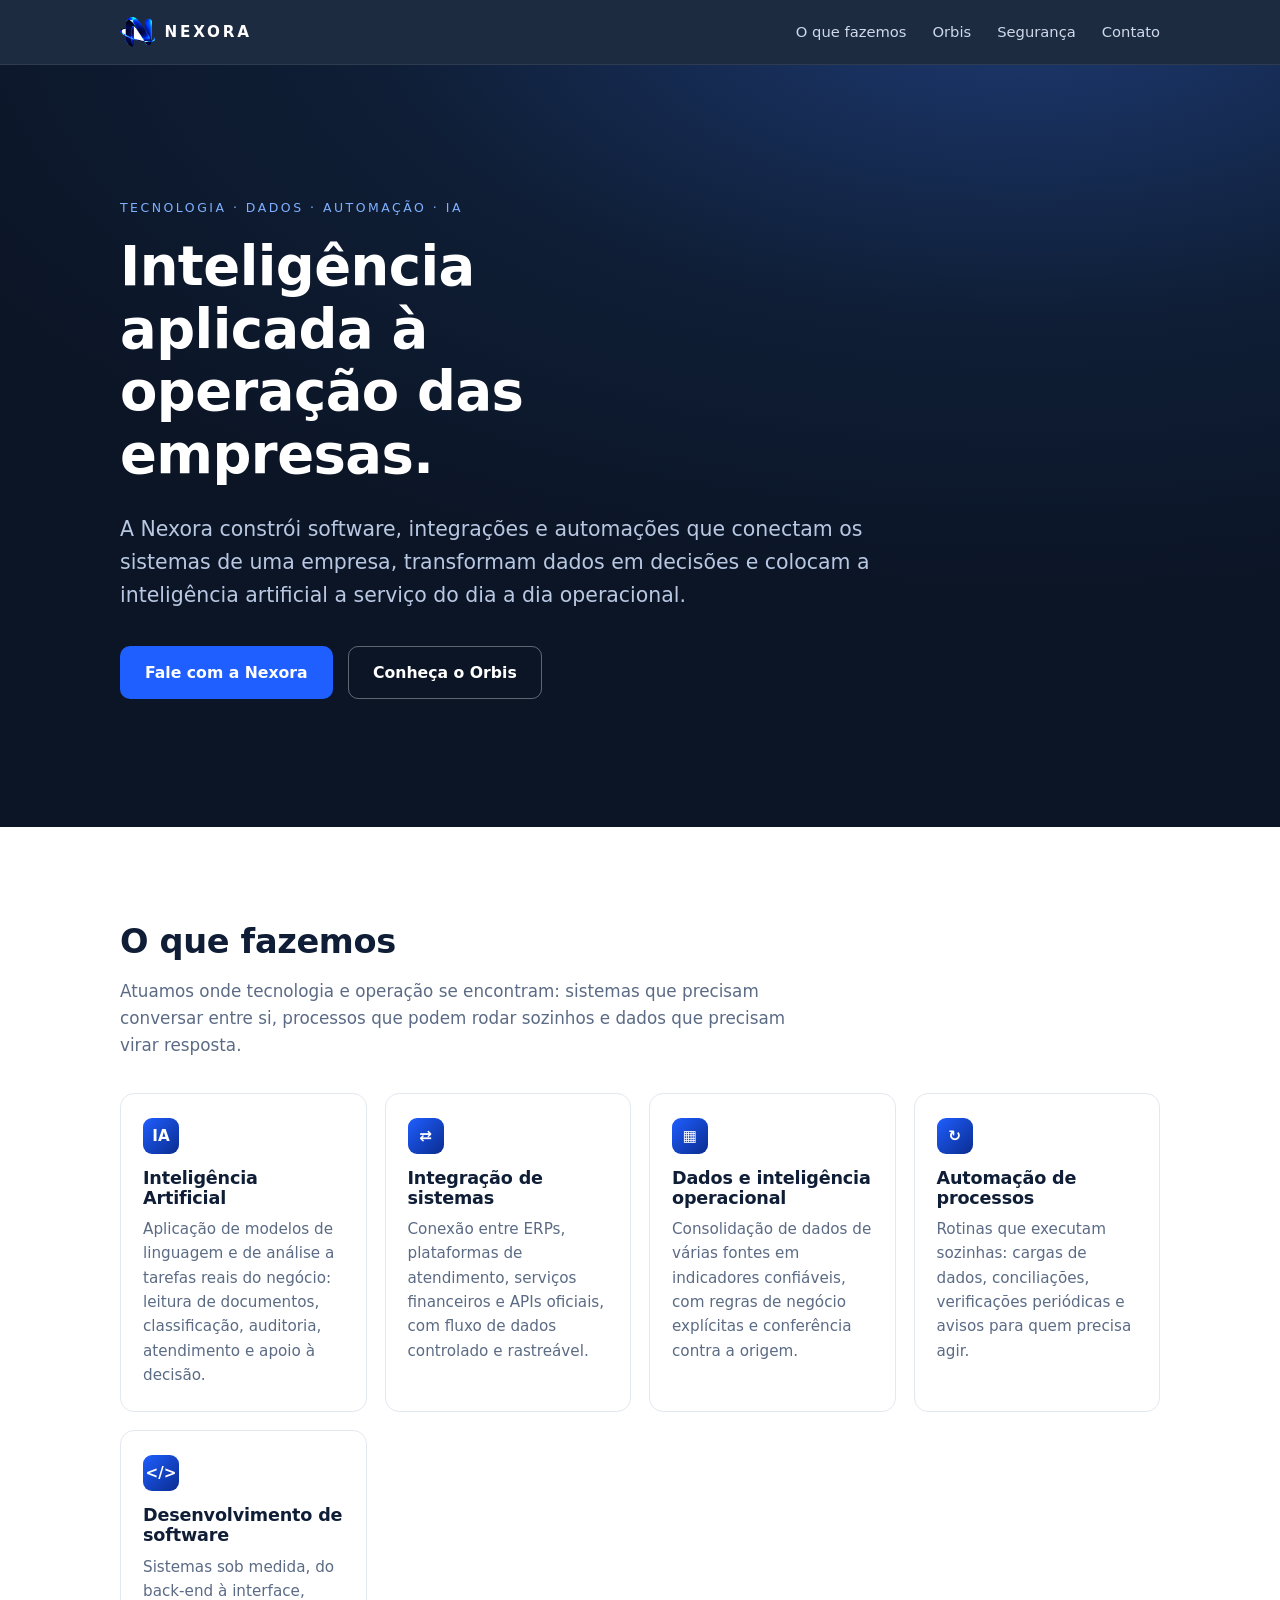
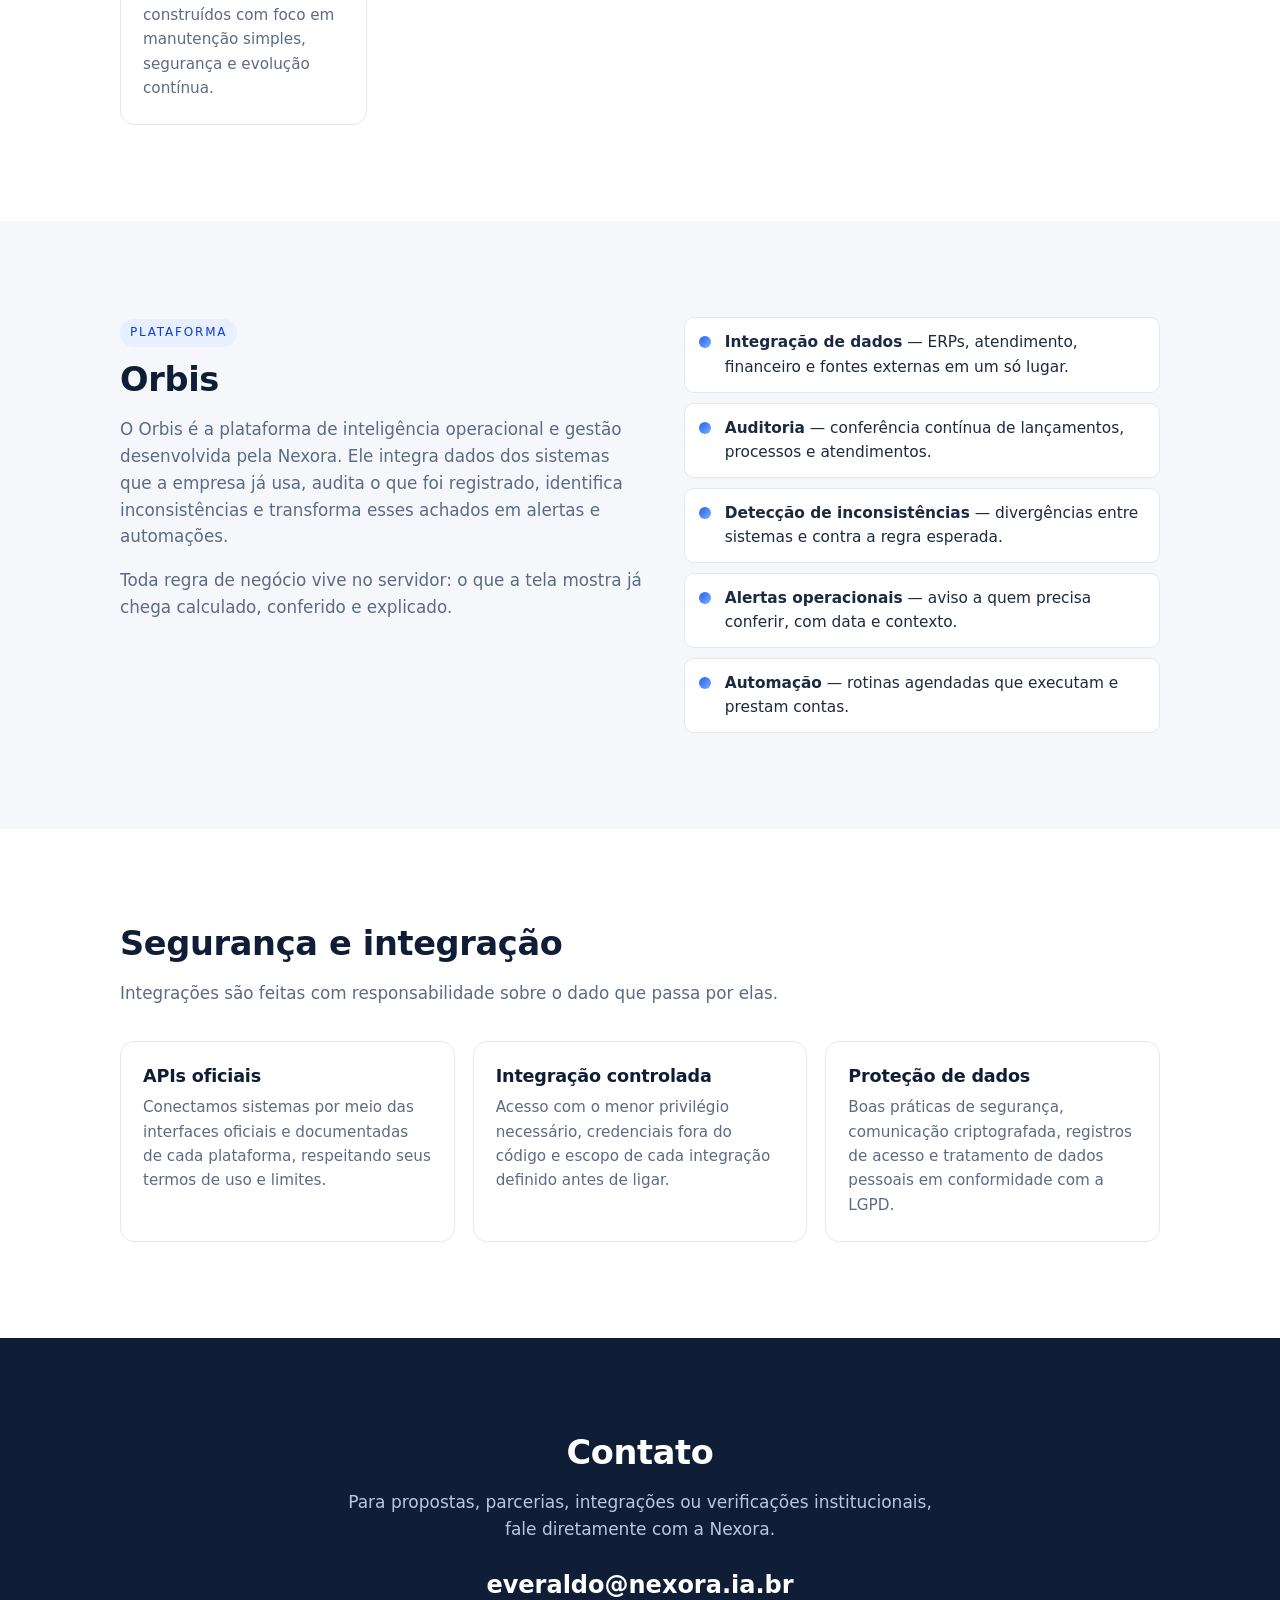
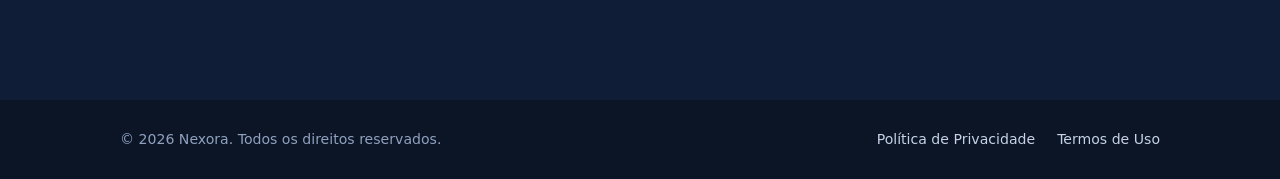
<file: index.html>
<!doctype html>
<html lang="pt-BR">
<head>
<meta charset="utf-8">
<meta name="viewport" content="width=device-width,initial-scale=1">
<title>Nexora — Tecnologia, dados e inteligência artificial para operações empresariais</title>
<meta name="description" content="A Nexora é uma empresa de tecnologia que constrói software, integrações, automação de processos e soluções de dados e inteligência artificial para empresas. Criadora da plataforma Orbis.">
<link rel="canonical" href="https://nexora.ia.br/">
<meta name="robots" content="index,follow">
<meta name="theme-color" content="#0F1E36">
<meta property="og:type" content="website">
<meta property="og:locale" content="pt_BR">
<meta property="og:site_name" content="Nexora">
<meta property="og:title" content="Nexora — Tecnologia, dados e inteligência artificial">
<meta property="og:description" content="Software, integrações, automação de processos, dados e IA para operações empresariais. Criadora da plataforma Orbis.">
<meta property="og:url" content="https://nexora.ia.br/">
<meta property="og:image" content="https://nexora.ia.br/assets/og.png">
<meta property="og:image:width" content="1200">
<meta property="og:image:height" content="630">
<meta name="twitter:card" content="summary_large_image">
<meta name="twitter:title" content="Nexora — Tecnologia, dados e inteligência artificial">
<meta name="twitter:description" content="Software, integrações, automação de processos, dados e IA para operações empresariais.">
<meta name="twitter:image" content="https://nexora.ia.br/assets/og.png">
<link rel="icon" href="/favicon.ico" sizes="any">
<link rel="icon" type="image/png" sizes="32x32" href="/assets/favicon-32.png">
<link rel="apple-touch-icon" href="/assets/apple-touch-icon.png">
<link rel="stylesheet" href="/assets/estilo.css">
<script type="application/ld+json">
{"@context":"https://schema.org","@type":"Organization","name":"Nexora","url":"https://nexora.ia.br/","logo":"https://nexora.ia.br/assets/simbolo.png","email":"everaldo@nexora.ia.br","description":"Empresa de tecnologia voltada à construção de software, inteligência artificial, dados, integrações e automação de processos empresariais."}
</script>
</head>
<body>
<a class="skip" href="#conteudo">Ir para o conteúdo</a>
<header class="topo">
  <div class="wrap">
    <a class="marca" href="/" aria-label="Nexora — início"><img src="/assets/simbolo.png" alt="" width="256" height="222">NEXORA</a>
    <nav class="nav" aria-label="Principal">
      <a href="#o-que-fazemos">O que fazemos</a>
      <a href="#orbis">Orbis</a>
      <a href="#seguranca">Segurança</a>
      <a href="#contato">Contato</a>
    </nav>
  </div>
</header>

<main id="conteudo">
<section class="hero">
  <div class="wrap">
    <span class="tag">Tecnologia · Dados · Automação · IA</span>
    <h1>Inteligência aplicada à operação das empresas.</h1>
    <p class="sub">A Nexora constrói software, integrações e automações que conectam os sistemas de uma empresa, transformam dados em decisões e colocam a inteligência artificial a serviço do dia a dia operacional.</p>
    <a class="btn btn-p" href="#contato">Fale com a Nexora</a>
    <a class="btn btn-s" href="#orbis">Conheça o Orbis</a>
  </div>
</section>

<section class="secao" id="o-que-fazemos">
  <div class="wrap">
    <h2>O que fazemos</h2>
    <p class="lead">Atuamos onde tecnologia e operação se encontram: sistemas que precisam conversar entre si, processos que podem rodar sozinhos e dados que precisam virar resposta.</p>
    <div class="grade">
      <article class="cartao"><div class="ico">IA</div><h3>Inteligência Artificial</h3><p>Aplicação de modelos de linguagem e de análise a tarefas reais do negócio: leitura de documentos, classificação, auditoria, atendimento e apoio à decisão.</p></article>
      <article class="cartao"><div class="ico">⇄</div><h3>Integração de sistemas</h3><p>Conexão entre ERPs, plataformas de atendimento, serviços financeiros e APIs oficiais, com fluxo de dados controlado e rastreável.</p></article>
      <article class="cartao"><div class="ico">▦</div><h3>Dados e inteligência operacional</h3><p>Consolidação de dados de várias fontes em indicadores confiáveis, com regras de negócio explícitas e conferência contra a origem.</p></article>
      <article class="cartao"><div class="ico">↻</div><h3>Automação de processos</h3><p>Rotinas que executam sozinhas: cargas de dados, conciliações, verificações periódicas e avisos para quem precisa agir.</p></article>
      <article class="cartao"><div class="ico">&lt;/&gt;</div><h3>Desenvolvimento de software</h3><p>Sistemas sob medida, do back-end à interface, construídos com foco em manutenção simples, segurança e evolução contínua.</p></article>
    </div>
  </div>
</section>

<section class="secao soft" id="orbis">
  <div class="wrap orbis">
    <div>
      <span class="rotulo">Plataforma</span>
      <h2>Orbis</h2>
      <p class="lead">O Orbis é a plataforma de inteligência operacional e gestão desenvolvida pela Nexora. Ele integra dados dos sistemas que a empresa já usa, audita o que foi registrado, identifica inconsistências e transforma esses achados em alertas e automações.</p>
      <p class="lead">Toda regra de negócio vive no servidor: o que a tela mostra já chega calculado, conferido e explicado.</p>
    </div>
    <ul aria-label="Capacidades do Orbis">
      <li><strong>Integração de dados</strong> — ERPs, atendimento, financeiro e fontes externas em um só lugar.</li>
      <li><strong>Auditoria</strong> — conferência contínua de lançamentos, processos e atendimentos.</li>
      <li><strong>Detecção de inconsistências</strong> — divergências entre sistemas e contra a regra esperada.</li>
      <li><strong>Alertas operacionais</strong> — aviso a quem precisa conferir, com data e contexto.</li>
      <li><strong>Automação</strong> — rotinas agendadas que executam e prestam contas.</li>
    </ul>
  </div>
</section>

<section class="secao" id="seguranca">
  <div class="wrap">
    <h2>Segurança e integração</h2>
    <p class="lead">Integrações são feitas com responsabilidade sobre o dado que passa por elas.</p>
    <div class="grade">
      <article class="cartao"><h3>APIs oficiais</h3><p>Conectamos sistemas por meio das interfaces oficiais e documentadas de cada plataforma, respeitando seus termos de uso e limites.</p></article>
      <article class="cartao"><h3>Integração controlada</h3><p>Acesso com o menor privilégio necessário, credenciais fora do código e escopo de cada integração definido antes de ligar.</p></article>
      <article class="cartao"><h3>Proteção de dados</h3><p>Boas práticas de segurança, comunicação criptografada, registros de acesso e tratamento de dados pessoais em conformidade com a LGPD.</p></article>
    </div>
  </div>
</section>

<section class="secao contato" id="contato">
  <div class="wrap">
    <h2>Contato</h2>
    <p>Para propostas, parcerias, integrações ou verificações institucionais, fale diretamente com a Nexora.</p>
    <a class="mail" href="mailto:everaldo@nexora.ia.br">everaldo@nexora.ia.br</a>
  </div>
</section>
</main>

<footer class="rodape">
  <div class="wrap">
    <span>© <span id="ano">2026</span> Nexora. Todos os direitos reservados.</span>
    <nav aria-label="Legal"><a href="/privacidade/">Política de Privacidade</a><a href="/termos/">Termos de Uso</a></nav>
  </div>
</footer>
<script>document.getElementById('ano').textContent=new Date().getFullYear()</script>
</body>
</html>
</file>
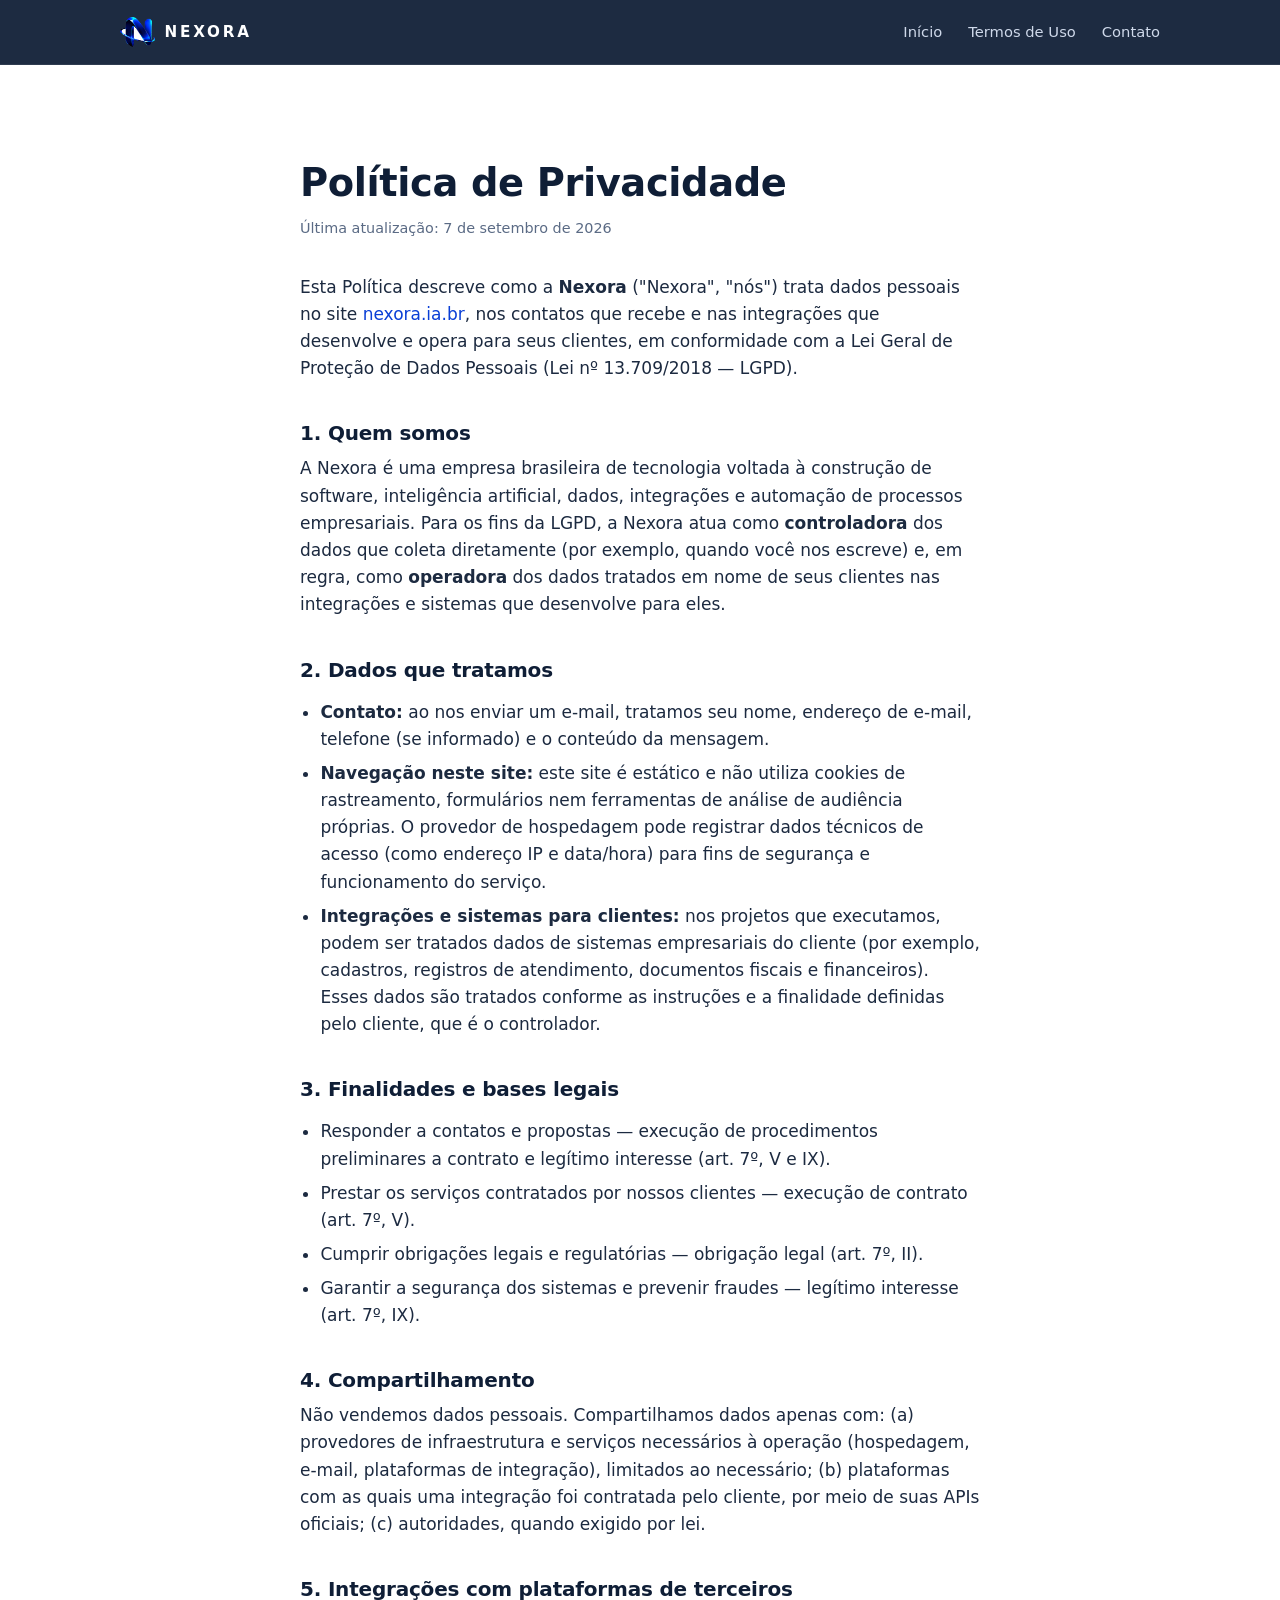
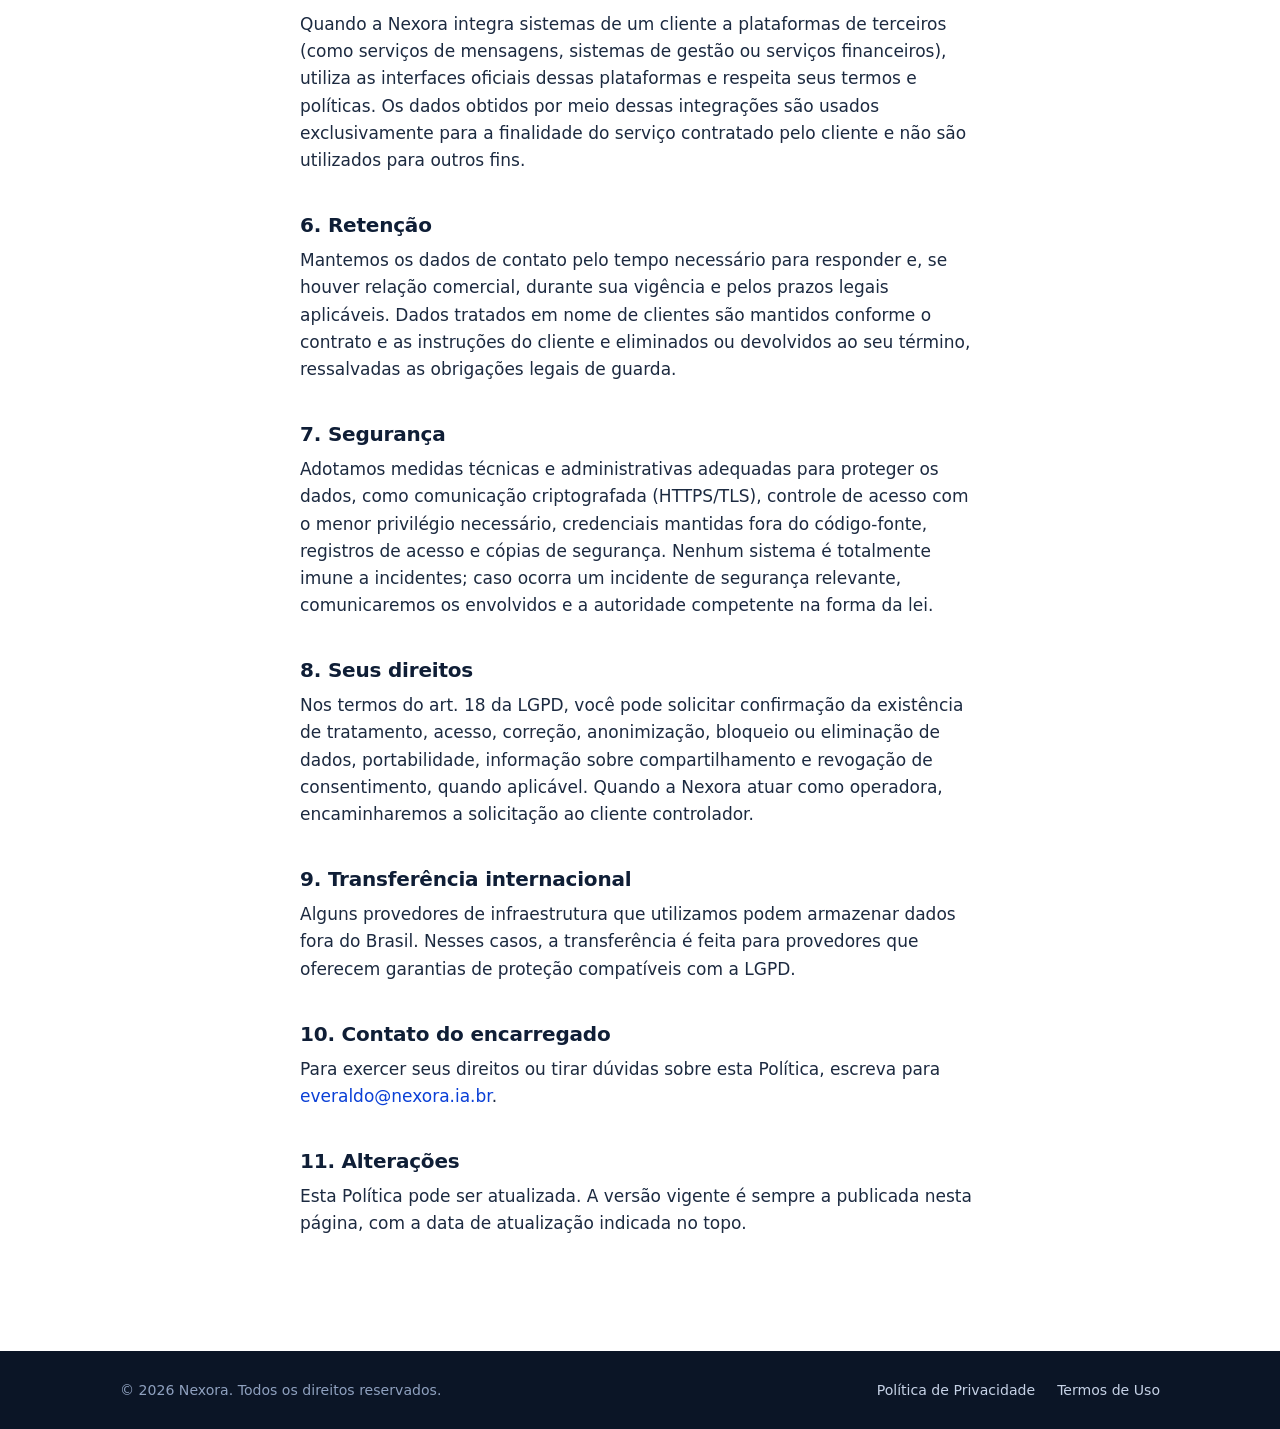
<file: privacidade/index.html>
<!doctype html>
<html lang="pt-BR">
<head>
<meta charset="utf-8">
<meta name="viewport" content="width=device-width,initial-scale=1">
<title>Política de Privacidade — Nexora</title>
<meta name="description" content="Como a Nexora trata dados pessoais recebidos por contato e nas integrações que opera, em conformidade com a LGPD.">
<link rel="canonical" href="https://nexora.ia.br/privacidade/">
<meta property="og:type" content="article">
<meta property="og:locale" content="pt_BR">
<meta property="og:site_name" content="Nexora">
<meta property="og:title" content="Política de Privacidade — Nexora">
<meta property="og:description" content="Como a Nexora trata dados pessoais recebidos por contato e nas integrações que opera.">
<meta property="og:url" content="https://nexora.ia.br/privacidade/">
<meta property="og:image" content="https://nexora.ia.br/assets/og.png">
<meta name="theme-color" content="#0F1E36">
<link rel="icon" href="/favicon.ico" sizes="any">
<link rel="icon" type="image/png" sizes="32x32" href="/assets/favicon-32.png">
<link rel="apple-touch-icon" href="/assets/apple-touch-icon.png">
<link rel="stylesheet" href="/assets/estilo.css">
</head>
<body>
<header class="topo">
  <div class="wrap">
    <a class="marca" href="/" aria-label="Nexora — início"><img src="/assets/simbolo.png" alt="" width="256" height="222">NEXORA</a>
    <nav class="nav" aria-label="Principal"><a href="/">Início</a><a href="/termos/">Termos de Uso</a><a href="/#contato">Contato</a></nav>
  </div>
</header>

<main class="secao">
  <div class="wrap doc">
    <h1>Política de Privacidade</h1>
    <p class="meta">Última atualização: 7 de setembro de 2026</p>

    <p>Esta Política descreve como a <strong>Nexora</strong> ("Nexora", "nós") trata dados pessoais no site <a href="https://nexora.ia.br/">nexora.ia.br</a>, nos contatos que recebe e nas integrações que desenvolve e opera para seus clientes, em conformidade com a Lei Geral de Proteção de Dados Pessoais (Lei nº 13.709/2018 — LGPD).</p>

    <h2>1. Quem somos</h2>
    <p>A Nexora é uma empresa brasileira de tecnologia voltada à construção de software, inteligência artificial, dados, integrações e automação de processos empresariais. Para os fins da LGPD, a Nexora atua como <strong>controladora</strong> dos dados que coleta diretamente (por exemplo, quando você nos escreve) e, em regra, como <strong>operadora</strong> dos dados tratados em nome de seus clientes nas integrações e sistemas que desenvolve para eles.</p>

    <h2>2. Dados que tratamos</h2>
    <ul>
      <li><strong>Contato:</strong> ao nos enviar um e-mail, tratamos seu nome, endereço de e-mail, telefone (se informado) e o conteúdo da mensagem.</li>
      <li><strong>Navegação neste site:</strong> este site é estático e não utiliza cookies de rastreamento, formulários nem ferramentas de análise de audiência próprias. O provedor de hospedagem pode registrar dados técnicos de acesso (como endereço IP e data/hora) para fins de segurança e funcionamento do serviço.</li>
      <li><strong>Integrações e sistemas para clientes:</strong> nos projetos que executamos, podem ser tratados dados de sistemas empresariais do cliente (por exemplo, cadastros, registros de atendimento, documentos fiscais e financeiros). Esses dados são tratados conforme as instruções e a finalidade definidas pelo cliente, que é o controlador.</li>
    </ul>

    <h2>3. Finalidades e bases legais</h2>
    <ul>
      <li>Responder a contatos e propostas — execução de procedimentos preliminares a contrato e legítimo interesse (art. 7º, V e IX).</li>
      <li>Prestar os serviços contratados por nossos clientes — execução de contrato (art. 7º, V).</li>
      <li>Cumprir obrigações legais e regulatórias — obrigação legal (art. 7º, II).</li>
      <li>Garantir a segurança dos sistemas e prevenir fraudes — legítimo interesse (art. 7º, IX).</li>
    </ul>

    <h2>4. Compartilhamento</h2>
    <p>Não vendemos dados pessoais. Compartilhamos dados apenas com: (a) provedores de infraestrutura e serviços necessários à operação (hospedagem, e-mail, plataformas de integração), limitados ao necessário; (b) plataformas com as quais uma integração foi contratada pelo cliente, por meio de suas APIs oficiais; (c) autoridades, quando exigido por lei.</p>

    <h2>5. Integrações com plataformas de terceiros</h2>
    <p>Quando a Nexora integra sistemas de um cliente a plataformas de terceiros (como serviços de mensagens, sistemas de gestão ou serviços financeiros), utiliza as interfaces oficiais dessas plataformas e respeita seus termos e políticas. Os dados obtidos por meio dessas integrações são usados exclusivamente para a finalidade do serviço contratado pelo cliente e não são utilizados para outros fins.</p>

    <h2>6. Retenção</h2>
    <p>Mantemos os dados de contato pelo tempo necessário para responder e, se houver relação comercial, durante sua vigência e pelos prazos legais aplicáveis. Dados tratados em nome de clientes são mantidos conforme o contrato e as instruções do cliente e eliminados ou devolvidos ao seu término, ressalvadas as obrigações legais de guarda.</p>

    <h2>7. Segurança</h2>
    <p>Adotamos medidas técnicas e administrativas adequadas para proteger os dados, como comunicação criptografada (HTTPS/TLS), controle de acesso com o menor privilégio necessário, credenciais mantidas fora do código-fonte, registros de acesso e cópias de segurança. Nenhum sistema é totalmente imune a incidentes; caso ocorra um incidente de segurança relevante, comunicaremos os envolvidos e a autoridade competente na forma da lei.</p>

    <h2>8. Seus direitos</h2>
    <p>Nos termos do art. 18 da LGPD, você pode solicitar confirmação da existência de tratamento, acesso, correção, anonimização, bloqueio ou eliminação de dados, portabilidade, informação sobre compartilhamento e revogação de consentimento, quando aplicável. Quando a Nexora atuar como operadora, encaminharemos a solicitação ao cliente controlador.</p>

    <h2>9. Transferência internacional</h2>
    <p>Alguns provedores de infraestrutura que utilizamos podem armazenar dados fora do Brasil. Nesses casos, a transferência é feita para provedores que oferecem garantias de proteção compatíveis com a LGPD.</p>

    <h2>10. Contato do encarregado</h2>
    <p>Para exercer seus direitos ou tirar dúvidas sobre esta Política, escreva para <a href="mailto:everaldo@nexora.ia.br">everaldo@nexora.ia.br</a>.</p>

    <h2>11. Alterações</h2>
    <p>Esta Política pode ser atualizada. A versão vigente é sempre a publicada nesta página, com a data de atualização indicada no topo.</p>
  </div>
</main>

<footer class="rodape">
  <div class="wrap">
    <span>© <span id="ano">2026</span> Nexora. Todos os direitos reservados.</span>
    <nav aria-label="Legal"><a href="/privacidade/">Política de Privacidade</a><a href="/termos/">Termos de Uso</a></nav>
  </div>
</footer>
<script>document.getElementById('ano').textContent=new Date().getFullYear()</script>
</body>
</html>
</file>
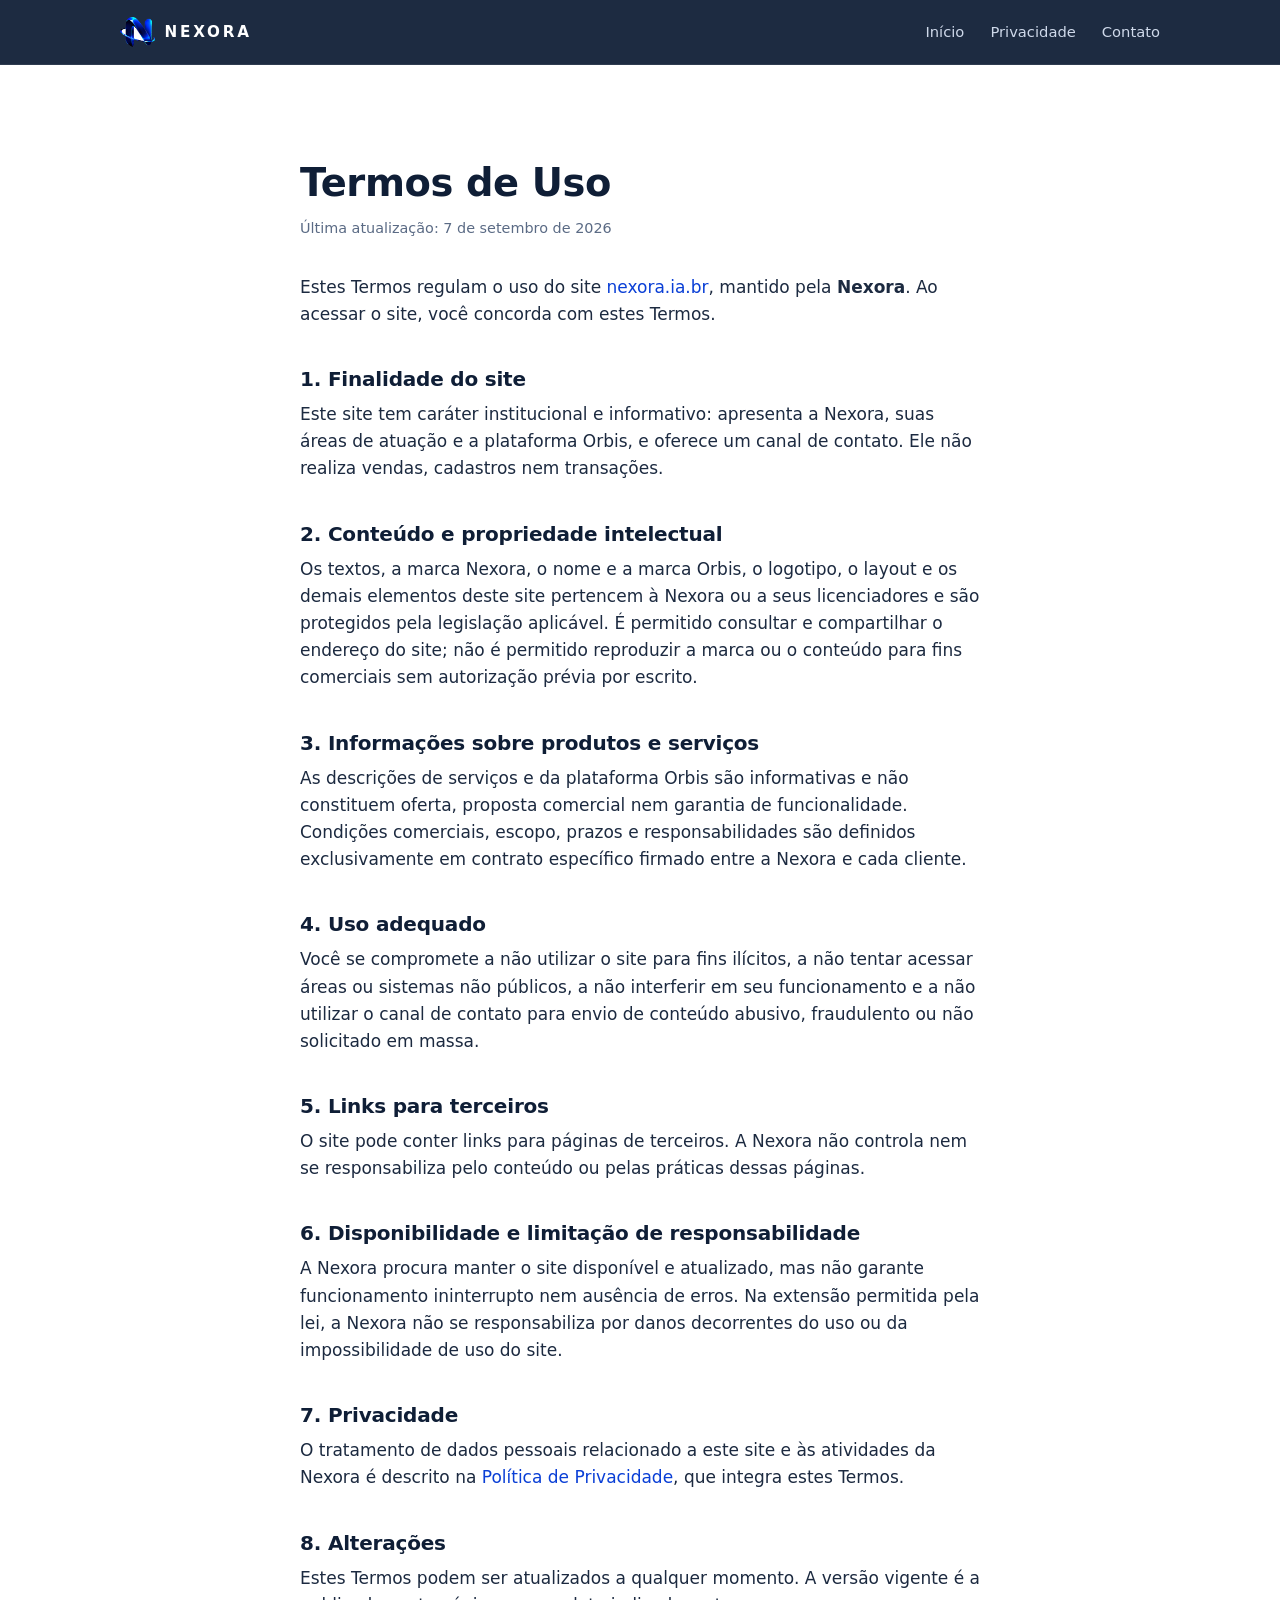
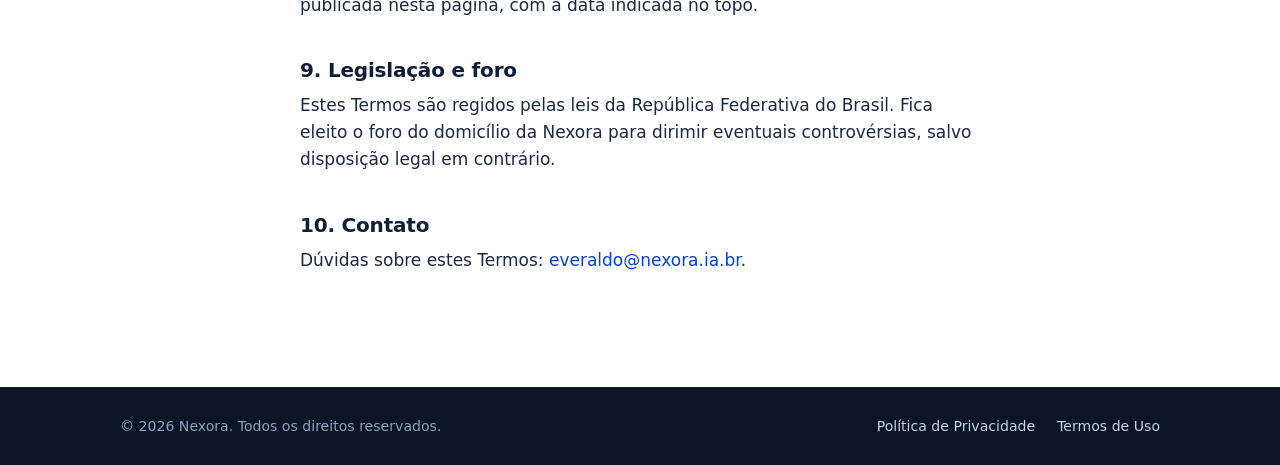
<file: termos/index.html>
<!doctype html>
<html lang="pt-BR">
<head>
<meta charset="utf-8">
<meta name="viewport" content="width=device-width,initial-scale=1">
<title>Termos de Uso — Nexora</title>
<meta name="description" content="Termos de uso do site institucional da Nexora.">
<link rel="canonical" href="https://nexora.ia.br/termos/">
<meta property="og:type" content="article">
<meta property="og:locale" content="pt_BR">
<meta property="og:site_name" content="Nexora">
<meta property="og:title" content="Termos de Uso — Nexora">
<meta property="og:description" content="Termos de uso do site institucional da Nexora.">
<meta property="og:url" content="https://nexora.ia.br/termos/">
<meta property="og:image" content="https://nexora.ia.br/assets/og.png">
<meta name="theme-color" content="#0F1E36">
<link rel="icon" href="/favicon.ico" sizes="any">
<link rel="icon" type="image/png" sizes="32x32" href="/assets/favicon-32.png">
<link rel="apple-touch-icon" href="/assets/apple-touch-icon.png">
<link rel="stylesheet" href="/assets/estilo.css">
</head>
<body>
<header class="topo">
  <div class="wrap">
    <a class="marca" href="/" aria-label="Nexora — início"><img src="/assets/simbolo.png" alt="" width="256" height="222">NEXORA</a>
    <nav class="nav" aria-label="Principal"><a href="/">Início</a><a href="/privacidade/">Privacidade</a><a href="/#contato">Contato</a></nav>
  </div>
</header>

<main class="secao">
  <div class="wrap doc">
    <h1>Termos de Uso</h1>
    <p class="meta">Última atualização: 7 de setembro de 2026</p>

    <p>Estes Termos regulam o uso do site <a href="https://nexora.ia.br/">nexora.ia.br</a>, mantido pela <strong>Nexora</strong>. Ao acessar o site, você concorda com estes Termos.</p>

    <h2>1. Finalidade do site</h2>
    <p>Este site tem caráter institucional e informativo: apresenta a Nexora, suas áreas de atuação e a plataforma Orbis, e oferece um canal de contato. Ele não realiza vendas, cadastros nem transações.</p>

    <h2>2. Conteúdo e propriedade intelectual</h2>
    <p>Os textos, a marca Nexora, o nome e a marca Orbis, o logotipo, o layout e os demais elementos deste site pertencem à Nexora ou a seus licenciadores e são protegidos pela legislação aplicável. É permitido consultar e compartilhar o endereço do site; não é permitido reproduzir a marca ou o conteúdo para fins comerciais sem autorização prévia por escrito.</p>

    <h2>3. Informações sobre produtos e serviços</h2>
    <p>As descrições de serviços e da plataforma Orbis são informativas e não constituem oferta, proposta comercial nem garantia de funcionalidade. Condições comerciais, escopo, prazos e responsabilidades são definidos exclusivamente em contrato específico firmado entre a Nexora e cada cliente.</p>

    <h2>4. Uso adequado</h2>
    <p>Você se compromete a não utilizar o site para fins ilícitos, a não tentar acessar áreas ou sistemas não públicos, a não interferir em seu funcionamento e a não utilizar o canal de contato para envio de conteúdo abusivo, fraudulento ou não solicitado em massa.</p>

    <h2>5. Links para terceiros</h2>
    <p>O site pode conter links para páginas de terceiros. A Nexora não controla nem se responsabiliza pelo conteúdo ou pelas práticas dessas páginas.</p>

    <h2>6. Disponibilidade e limitação de responsabilidade</h2>
    <p>A Nexora procura manter o site disponível e atualizado, mas não garante funcionamento ininterrupto nem ausência de erros. Na extensão permitida pela lei, a Nexora não se responsabiliza por danos decorrentes do uso ou da impossibilidade de uso do site.</p>

    <h2>7. Privacidade</h2>
    <p>O tratamento de dados pessoais relacionado a este site e às atividades da Nexora é descrito na <a href="/privacidade/">Política de Privacidade</a>, que integra estes Termos.</p>

    <h2>8. Alterações</h2>
    <p>Estes Termos podem ser atualizados a qualquer momento. A versão vigente é a publicada nesta página, com a data indicada no topo.</p>

    <h2>9. Legislação e foro</h2>
    <p>Estes Termos são regidos pelas leis da República Federativa do Brasil. Fica eleito o foro do domicílio da Nexora para dirimir eventuais controvérsias, salvo disposição legal em contrário.</p>

    <h2>10. Contato</h2>
    <p>Dúvidas sobre estes Termos: <a href="mailto:everaldo@nexora.ia.br">everaldo@nexora.ia.br</a>.</p>
  </div>
</main>

<footer class="rodape">
  <div class="wrap">
    <span>© <span id="ano">2026</span> Nexora. Todos os direitos reservados.</span>
    <nav aria-label="Legal"><a href="/privacidade/">Política de Privacidade</a><a href="/termos/">Termos de Uso</a></nav>
  </div>
</footer>
<script>document.getElementById('ano').textContent=new Date().getFullYear()</script>
</body>
</html>
</file>
<file: assets/estilo.css>
:root{
  --navy:#0F1E36;--navy-2:#16294a;--ink:#0b1526;--text:#1c2a40;--muted:#5b6b85;
  --line:#e3e8f0;--bg:#ffffff;--bg-soft:#f5f7fb;--blue:#1f5eff;--blue-2:#0a3fd6;--sky:#7fb0ff;
  --radius:14px;--max:1120px;
}
*{box-sizing:border-box}
html{scroll-behavior:smooth;-webkit-text-size-adjust:100%}
body{margin:0;font-family:Inter,system-ui,-apple-system,"Segoe UI",Roboto,"Helvetica Neue",Arial,sans-serif;color:var(--text);background:var(--bg);line-height:1.6;font-size:17px}
a{color:var(--blue-2);text-decoration:none}
a:hover{text-decoration:underline}
img{max-width:100%;display:block}
h1,h2,h3{line-height:1.15;margin:0 0 .5em;color:var(--navy);letter-spacing:-.01em}
h1{font-size:clamp(2rem,5vw,3.4rem);font-weight:700}
h2{font-size:clamp(1.5rem,3vw,2.1rem);font-weight:700}
h3{font-size:1.1rem;font-weight:650}
p{margin:0 0 1em}
.wrap{max-width:var(--max);margin:0 auto;padding:0 clamp(18px,4vw,40px)}
.skip{position:absolute;left:-999px}
.skip:focus{left:12px;top:12px;background:#fff;padding:8px;z-index:9}

/* header */
.topo{position:sticky;top:0;z-index:5;background:rgba(15,30,54,.94);backdrop-filter:blur(8px);border-bottom:1px solid rgba(255,255,255,.08)}
.topo .wrap{display:flex;align-items:center;justify-content:space-between;height:64px}
.marca{display:flex;align-items:center;gap:10px;color:#fff;font-weight:700;letter-spacing:.18em;font-size:.95rem}
.marca img{height:30px;width:auto}
.marca:hover{text-decoration:none}
.nav{display:flex;gap:26px}
.nav a{color:#cfd9ea;font-size:.92rem}
.nav a:hover{color:#fff;text-decoration:none}
@media(max-width:640px){.nav{display:none}}

/* hero */
.hero{background:radial-gradient(1200px 600px at 80% -10%,#1d3a73 0%,var(--navy) 55%,var(--ink) 100%);color:#fff;padding:clamp(72px,10vw,130px) 0}
.hero h1{color:#fff;max-width:14ch}
.hero .sub{color:#b9c8e2;font-size:clamp(1.05rem,1.6vw,1.3rem);max-width:58ch;margin:22px 0 34px}
.tag{display:inline-block;font-size:.78rem;letter-spacing:.2em;text-transform:uppercase;color:var(--sky);margin-bottom:18px}
.btn{display:inline-block;padding:13px 24px;border-radius:10px;font-weight:600;font-size:.98rem;border:1px solid transparent}
.btn-p{background:var(--blue);color:#fff}
.btn-p:hover{background:var(--blue-2);text-decoration:none}
.btn-s{border-color:rgba(255,255,255,.35);color:#fff;margin-left:10px}
.btn-s:hover{border-color:#fff;text-decoration:none}
@media(max-width:480px){.btn-s{margin:10px 0 0}}

/* sections */
.secao{padding:clamp(56px,8vw,96px) 0}
.secao.soft{background:var(--bg-soft)}
.secao .lead{color:var(--muted);max-width:64ch;font-size:1.05rem}
.grade{display:grid;gap:18px;grid-template-columns:repeat(auto-fit,minmax(200px,1fr));margin-top:34px}
.cartao{background:#fff;border:1px solid var(--line);border-radius:var(--radius);padding:24px 22px;min-width:0}
.cartao .ico{width:36px;height:36px;border-radius:9px;background:linear-gradient(135deg,#1f5eff,#0a2c8f);color:#fff;display:grid;place-items:center;font-weight:700;margin-bottom:14px;font-size:.95rem}
.cartao p{color:var(--muted);font-size:.95rem;margin:0}

/* orbis */
.orbis{display:grid;gap:40px;grid-template-columns:1.1fr 1fr;align-items:start}
@media(max-width:820px){.orbis{grid-template-columns:1fr}}
.orbis ul{list-style:none;padding:0;margin:0;display:grid;gap:10px}
.orbis li{padding:12px 14px 12px 40px;position:relative;background:#fff;border:1px solid var(--line);border-radius:10px;font-size:.96rem}
.orbis li::before{content:"";position:absolute;left:14px;top:18px;width:12px;height:12px;border-radius:50%;background:linear-gradient(135deg,#1f5eff,#7fb0ff)}
.rotulo{display:inline-block;font-size:.75rem;letter-spacing:.15em;text-transform:uppercase;color:var(--blue-2);background:#e8efff;padding:4px 10px;border-radius:999px;margin-bottom:14px}

/* contato */
.contato{background:var(--navy);color:#fff;text-align:center}
.contato h2{color:#fff}
.contato p{color:#b9c8e2;max-width:56ch;margin:0 auto 22px}
.contato .mail{font-size:clamp(1.1rem,2.4vw,1.5rem);color:#fff;font-weight:600;word-break:break-all}
.contato .mail:hover{color:var(--sky)}

/* footer */
.rodape{background:var(--ink);color:#8fa1bf;font-size:.88rem;padding:28px 0}
.rodape .wrap{display:flex;flex-wrap:wrap;gap:12px 28px;justify-content:space-between;align-items:center}
.rodape a{color:#c6d2e6}
.rodape nav{display:flex;gap:22px}

/* páginas de texto */
.doc{max-width:760px}
.doc h1{font-size:clamp(1.7rem,4vw,2.4rem);margin-bottom:.3em}
.doc .meta{color:var(--muted);font-size:.9rem;margin-bottom:34px}
.doc h2{font-size:1.25rem;margin-top:2em}
.doc ul{padding-left:1.2em}
.doc li{margin-bottom:.4em}
</file>
